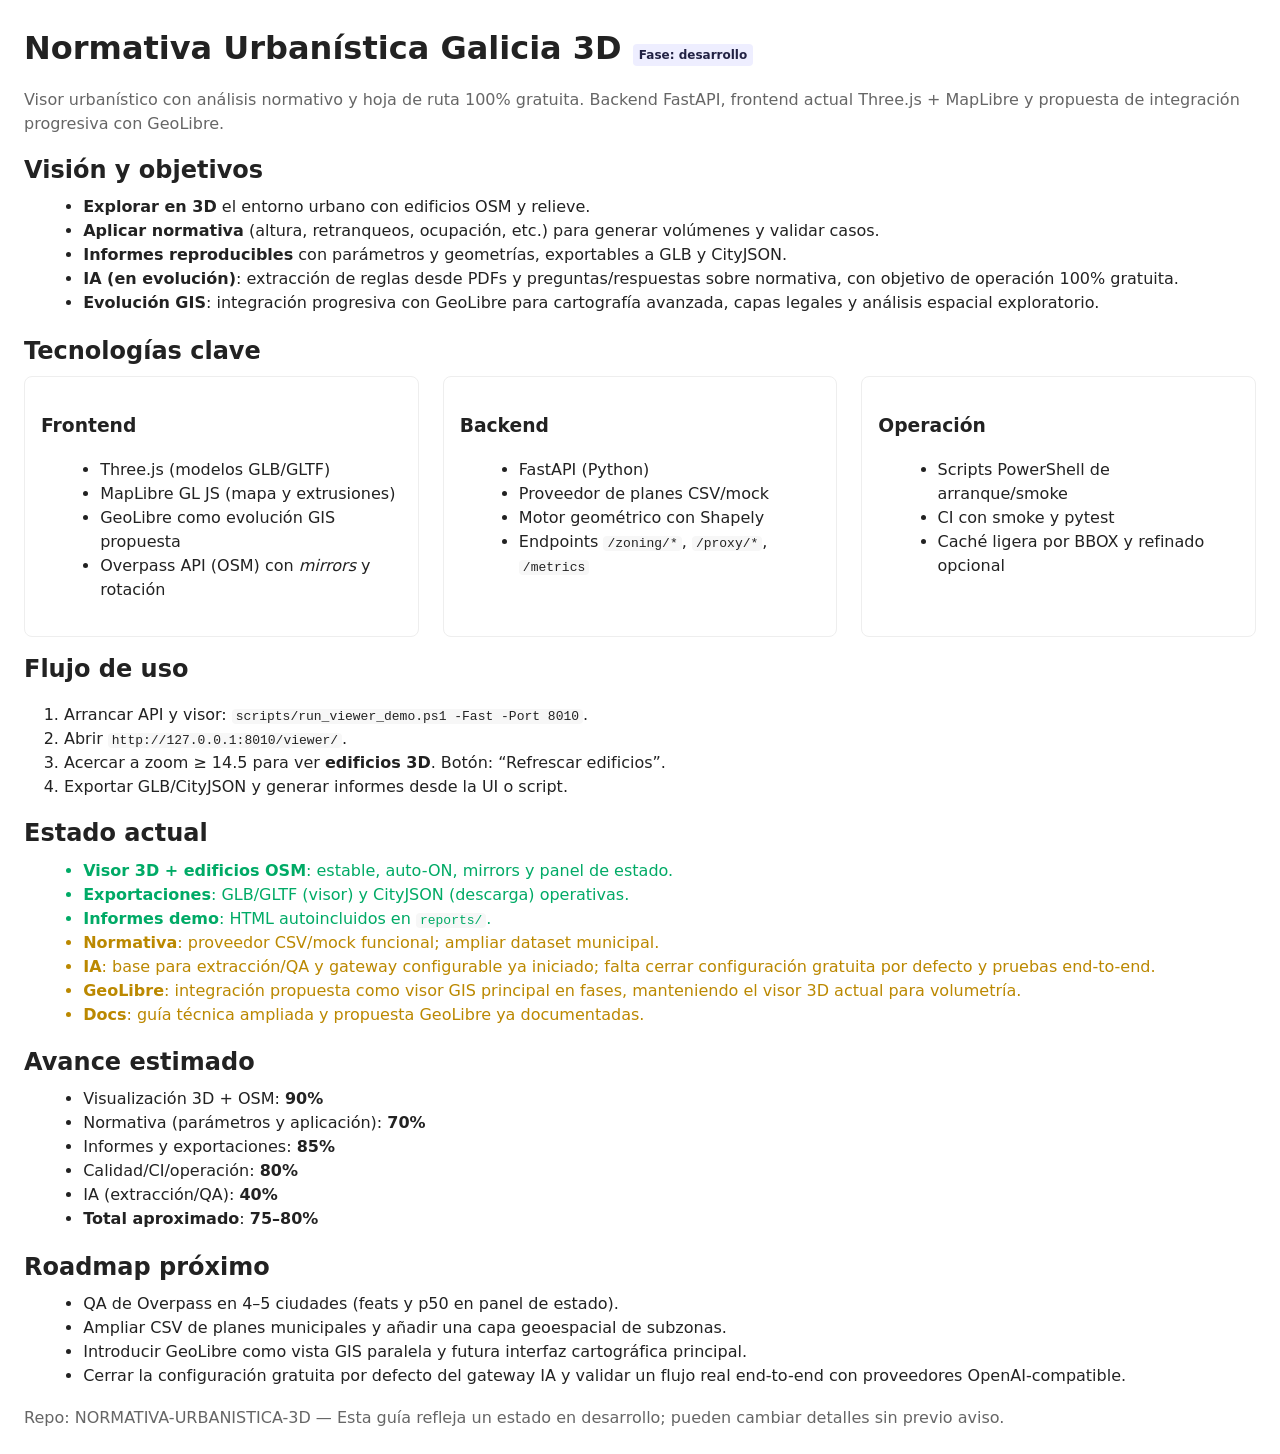
<file: docs/presentacion.html>
<!doctype html>
<html lang="es">
<head>
  <meta charset="utf-8" />
  <title>Normativa Urbanística Galicia 3D — Presentación</title>
  <meta name="viewport" content="width=device-width, initial-scale=1" />
  <style>
    body { font-family: system-ui, -apple-system, Segoe UI, Roboto, Arial, sans-serif; margin: 24px; line-height: 1.5; color: #222; }
    h1, h2 { margin: 0.6em 0 0.3em; }
    .muted { color: #666; }
    .badge { display:inline-block; padding:2px 6px; border-radius:4px; background:#eef; color:#224; font-size:12px; }
    ul { margin: 0.4em 0 1.1em 1.2em; }
    .grid { display:grid; gap:24px; grid-template-columns: repeat(auto-fit, minmax(280px, 1fr)); }
    .card { border:1px solid #eee; border-radius:8px; padding:16px; background:#fff; }
    .ok { color:#0a6; }
    .wip { color:#b80; }
    .todo { color:#b22; }
    code { background:#f7f7f7; padding:0 4px; border-radius:4px; }
  </style>
</head>
<body>
  <h1>Normativa Urbanística Galicia 3D <span class="badge">Fase: desarrollo</span></h1>
  <p class="muted">Visor urbanístico con análisis normativo y hoja de ruta 100% gratuita. Backend FastAPI, frontend actual Three.js + MapLibre y propuesta de integración progresiva con GeoLibre.</p>

  <h2>Visión y objetivos</h2>
  <ul>
    <li><b>Explorar en 3D</b> el entorno urbano con edificios OSM y relieve.</li>
    <li><b>Aplicar normativa</b> (altura, retranqueos, ocupación, etc.) para generar volúmenes y validar casos.</li>
    <li><b>Informes reproducibles</b> con parámetros y geometrías, exportables a GLB y CityJSON.</li>
    <li><b>IA (en evolución)</b>: extracción de reglas desde PDFs y preguntas/respuestas sobre normativa, con objetivo de operación 100% gratuita.</li>
    <li><b>Evolución GIS</b>: integración progresiva con GeoLibre para cartografía avanzada, capas legales y análisis espacial exploratorio.</li>
  </ul>

  <h2>Tecnologías clave</h2>
  <div class="grid">
    <div class="card">
      <h3>Frontend</h3>
      <ul>
        <li>Three.js (modelos GLB/GLTF)</li>
        <li>MapLibre GL JS (mapa y extrusiones)</li>
        <li>GeoLibre como evolución GIS propuesta</li>
        <li>Overpass API (OSM) con <i>mirrors</i> y rotación</li>
      </ul>
    </div>
    <div class="card">
      <h3>Backend</h3>
      <ul>
        <li>FastAPI (Python)</li>
        <li>Proveedor de planes CSV/mock</li>
        <li>Motor geométrico con Shapely</li>
        <li>Endpoints <code>/zoning/*</code>, <code>/proxy/*</code>, <code>/metrics</code></li>
      </ul>
    </div>
    <div class="card">
      <h3>Operación</h3>
      <ul>
        <li>Scripts PowerShell de arranque/smoke</li>
        <li>CI con smoke y pytest</li>
        <li>Caché ligera por BBOX y refinado opcional</li>
      </ul>
    </div>
  </div>

  <h2>Flujo de uso</h2>
  <ol>
    <li>Arrancar API y visor: <code>scripts/run_viewer_demo.ps1 -Fast -Port 8010</code>.</li>
    <li>Abrir <code>http://127.0.0.1:8010/viewer/</code>.</li>
    <li>Acercar a zoom ≥ 14.5 para ver <b>edificios 3D</b>. Botón: “Refrescar edificios”.</li>
    <li>Exportar GLB/CityJSON y generar informes desde la UI o script.</li>
  </ol>

  <h2>Estado actual</h2>
  <ul>
    <li class="ok"><b>Visor 3D + edificios OSM</b>: estable, auto-ON, mirrors y panel de estado.</li>
    <li class="ok"><b>Exportaciones</b>: GLB/GLTF (visor) y CityJSON (descarga) operativas.</li>
    <li class="ok"><b>Informes demo</b>: HTML autoincluidos en <code>reports/</code>.</li>
    <li class="wip"><b>Normativa</b>: proveedor CSV/mock funcional; ampliar dataset municipal.</li>
    <li class="wip"><b>IA</b>: base para extracción/QA y gateway configurable ya iniciado; falta cerrar configuración gratuita por defecto y pruebas end-to-end.</li>
    <li class="wip"><b>GeoLibre</b>: integración propuesta como visor GIS principal en fases, manteniendo el visor 3D actual para volumetría.</li>
    <li class="wip"><b>Docs</b>: guía técnica ampliada y propuesta GeoLibre ya documentadas.</li>
  </ul>

  <h2>Avance estimado</h2>
  <ul>
    <li>Visualización 3D + OSM: <b>90%</b></li>
    <li>Normativa (parámetros y aplicación): <b>70%</b></li>
    <li>Informes y exportaciones: <b>85%</b></li>
    <li>Calidad/CI/operación: <b>80%</b></li>
    <li>IA (extracción/QA): <b>40%</b></li>
    <li><b>Total aproximado</b>: <b>75–80%</b></li>
  </ul>

  <h2>Roadmap próximo</h2>
  <ul>
    <li>QA de Overpass en 4–5 ciudades (feats y p50 en panel de estado).</li>
    <li>Ampliar CSV de planes municipales y añadir una capa geoespacial de subzonas.</li>
    <li>Introducir GeoLibre como vista GIS paralela y futura interfaz cartográfica principal.</li>
    <li>Cerrar la configuración gratuita por defecto del gateway IA y validar un flujo real end-to-end con proveedores OpenAI-compatible.</li>
  </ul>

  <p class="muted">Repo: NORMATIVA-URBANISTICA-3D — Esta guía refleja un estado en desarrollo; pueden cambiar detalles sin previo aviso.</p>
</body>
</html>
</file>
